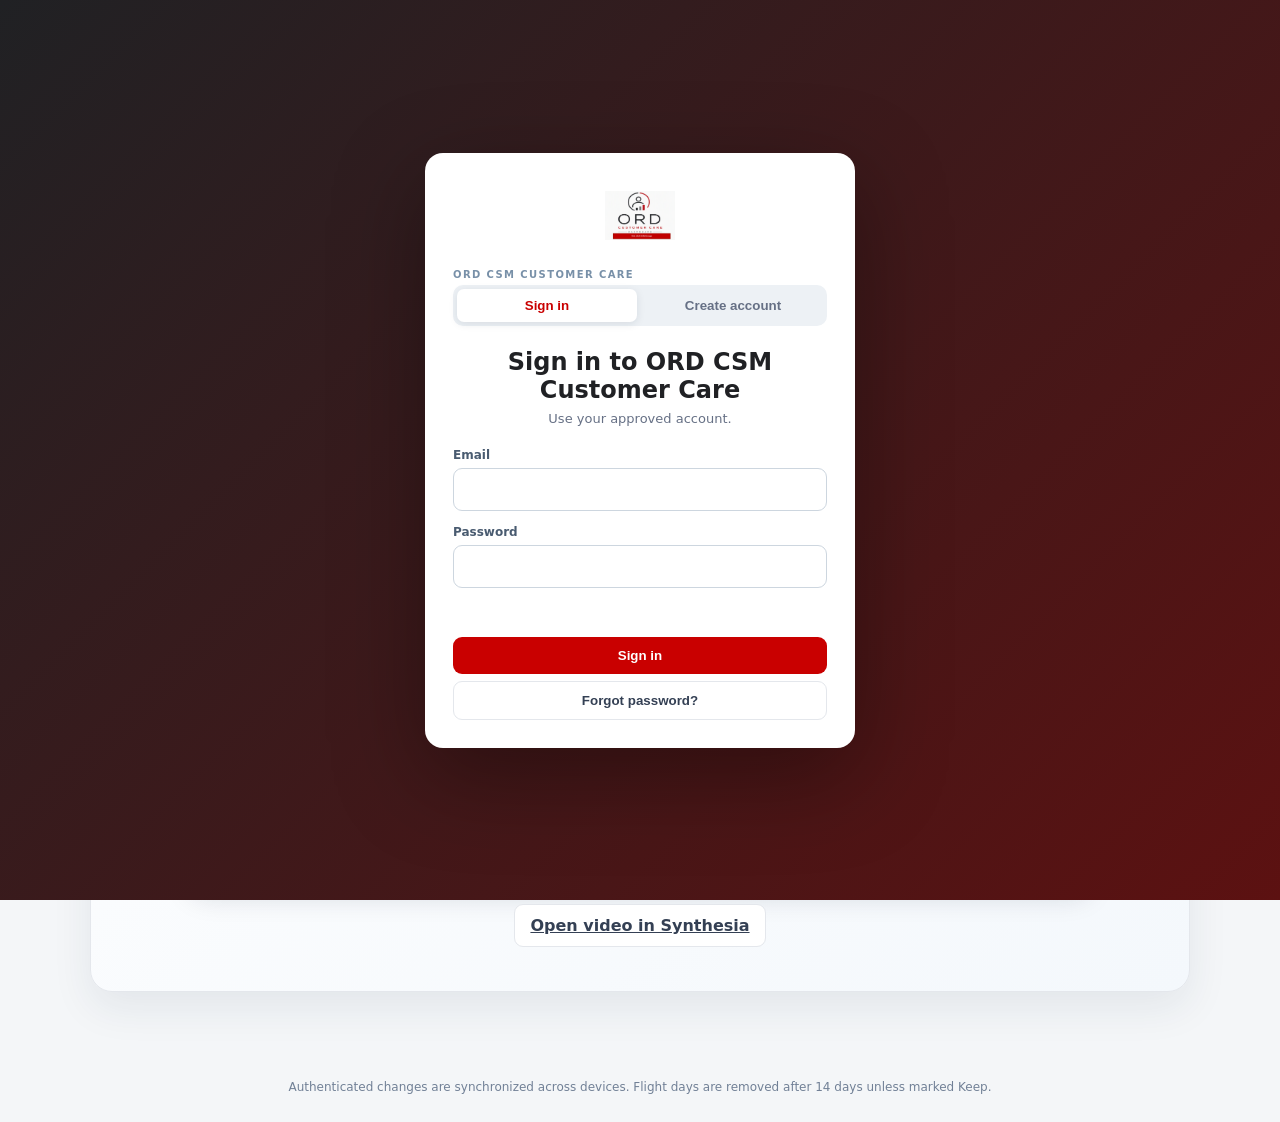
<file: index.html>
<!doctype html>
<html lang="en">
<head>
  <meta charset="utf-8">
  <meta name="viewport" content="width=device-width,initial-scale=1">
  <meta name="description" content="Client-side ORD door opening and late door closing tracker">
  <title>ORD CSM Customer Care</title>
  <link rel="icon" href="assets/logo.png">
  <link rel="stylesheet" href="css/styles.css">
  <link rel="stylesheet" href="css/workspace.css">
  <link rel="stylesheet" href="css/cloud.css">
  <link rel="stylesheet" href="css/integrated.css">
  <link rel="stylesheet" href="css/surprise-delight.css">
</head>
<body>
  <header class="site-header">
    <div class="brand-wrap"><img src="assets/logo.png" alt="American Airlines" class="logo"><div><h1>ORD CSM Customer Care</h1><p>Operations &amp; Employee Management</p></div></div>
    <div class="header-controls">
      <label class="area-picker"><span>Workspace</span><select id="areaSelect"><option value="main">Main Dashboard</option><option value="flights">Door Intelligence</option><option value="employees">Employee Management</option><option value="surprise">Surprise &amp; Delight</option></select></label>
      <span class="sync-status" id="syncStatus">Connecting…</span>
      <button class="btn ghost" id="syncBtn" type="button">Refresh</button>
      <button class="btn ghost" id="signOutBtn" type="button">Sign out</button>
    </div>
  </header>
  <div class="ribbon" id="sectionRibbon">OPERATIONS OVERVIEW</div>
  <input id="reportFile" type="file" accept=".csv,.xlsx,.xls" hidden>

  <main class="container">
    <nav class="tabs" id="sectionTabs" aria-label="Workspace sections">
      <button class="tab active" data-view="welcome">Welcome</button><button class="tab" data-view="mainDashboard">Combined Summary</button>
    </nav>
    <section id="welcome" class="view active"></section>
    <section id="mainDashboard" class="view"></section>
    <section id="dashboard" class="view"></section>
    <section id="calendar" class="view"></section>
    <section id="flightWorkspace" class="view"></section>
    <section id="gatePerformance" class="view"></section>
    <section id="doorMisses" class="view"></section>
    <section id="employeeSummary" class="view"></section>
    <section id="employees" class="view"></section>
    <section id="groups" class="view"></section>
    <section id="sdOverview" class="view"></section>
    <section id="sdTravelers" class="view"></section>
    <section id="sdMissed" class="view"></section>
    <section id="sdUpload" class="view"></section>
  </main>

  <div class="modal" id="uploadModal" aria-hidden="true"><div class="modal-card small"><div class="modal-head"><div><span class="eyebrow">IMPORT REPORT</span><h2>Choose report date</h2></div><button class="icon-btn" data-close="uploadModal">×</button></div><form id="uploadForm" class="modal-body"><div class="field"><label for="reportDate">Flight date</label><input id="reportDate" type="date" required></div><p class="hint">The report is stored under this calendar day and automatically removed after 14 days unless you mark it Keep.</p><div class="form-actions"><button type="button" class="btn light" data-close="uploadModal">Cancel</button><button class="btn primary">Import report</button></div></form></div></div>

  <div class="modal" id="recordModal" aria-hidden="true"><div class="modal-card"><div class="modal-head"><div><span class="eyebrow">FLIGHT RECORD</span><h2 id="recordTitle">Edit flight</h2></div><button class="icon-btn" data-close="recordModal">×</button></div><form id="recordForm" class="modal-body form-grid">
    <input id="recordId" type="hidden">
    <div class="field"><label>Date *</label><input id="recordDate" type="date" required></div>
    <div class="field agent-field"><label>Agent *</label><input id="agentSearch" autocomplete="off" placeholder="Search name, email, or employee ID" required><div id="agentResults" class="agent-results"></div><input id="agentId" type="hidden"></div>
    <div class="field"><label>CSM *</label><input id="recordCsm" readonly required></div>
    <div class="field"><label>Shift *</label><select id="recordShift" required><option value="">Select shift</option><option>AM 0400-1300</option><option>PM 1300-0000</option></select></div>
    <div class="field"><label>Flight</label><input id="recordFlight"></div>
    <div class="field"><label>Gate *</label><input id="recordGate" required></div>
    <div class="field"><label for="recordArrival">Arrival time</label><input id="recordArrival" placeholder="Example: 14:35"><small class="hint">Missing from the upload? Enter it here.</small></div>
    <div class="field"><label>Equipment</label><input id="recordEquip" placeholder="Example: 738R or 7878"></div>
    <div class="field"><label>Flight status</label><input id="recordStatus"></div>
    <div class="field"><label>Door Opening (Mins.) *</label><input id="recordDuration" placeholder="Example: 02:15" required></div>
    <div class="field"><label>Calculated result</label><input id="recordResult" readonly></div>
    <div class="field full"><label>Reason metric not met</label><textarea id="recordReason" rows="3"></textarea></div>
    <div class="field full"><label>Corrective action</label><textarea id="recordAction" rows="3"></textarea></div>
    <div class="field full"><label>Follow-up details</label><textarea id="recordFollowUp" rows="3"></textarea></div>
    <div class="field full"><label>Pre-positioning notes</label><textarea id="recordPositioning" rows="3"></textarea></div>
    <div class="form-actions full"><button type="button" class="btn light" data-close="recordModal">Cancel</button><button class="btn primary">Save record</button></div>
  </form></div></div>

  <div class="modal" id="employeeModal" aria-hidden="true"><div class="modal-card"><div class="modal-head"><div><span class="eyebrow">EMPLOYEE PROFILE</span><h2 id="employeeTitle">Edit employee</h2></div><button class="icon-btn" data-close="employeeModal">×</button></div><form id="employeeForm" class="modal-body form-grid">
    <input id="employeeOriginalId" type="hidden">
    <div class="field"><label>First name *</label><input id="employeeFirst" required></div>
    <div class="field"><label>Last name *</label><input id="employeeLast" required></div>
    <div class="field"><label>Employee ID *</label><input id="employeeId" required></div>
    <div class="field"><label>Email</label><input id="employeeEmail" type="email"></div>
    <div class="field"><label>CSM *</label><input id="employeeCsm" list="csmDirectory" required><datalist id="csmDirectory"></datalist></div>
    <div class="field"><label>CSC Qualified</label><select id="employeeCsc"><option value="">Not listed</option><option>Yes</option><option>No</option></select></div>
    <div class="field"><label>Ante/Post</label><select id="employeeAnte"><option value="">Not listed</option><option>Ante</option><option>Post</option></select></div>
    <div class="field"><label>Anniversary</label><input id="employeeAnniversary" type="date"></div>
    <div class="field full"><label>Notes</label><textarea id="employeeNotes" rows="4"></textarea></div>
    <div class="field"><label for="employeeNewHire">New Hire</label><select id="employeeNewHire"><option>No</option><option>Yes</option></select></div>
    <div class="field" id="probationExpiryField" hidden><label for="employeeProbationExpiry">Probation Expiry</label><input id="employeeProbationExpiry" type="date"></div>
    <fieldset class="full uniform-section"><legend>Uniform Conversation Tracker</legend><p class="hint">Save changes with the employee profile. Leave unused fields blank.</p><div class="form-grid">
      <div class="field"><label for="uniformType">Uniform Conversation Type</label><select id="uniformType"><option value="">Select type</option><option>Appearance</option><option>Missing Item</option><option>Incorrect Uniform</option><option>Grooming</option><option>Other</option></select></div>
      <div class="field"><label for="uniformWorkArea">Work Area</label><select id="uniformWorkArea"><option value="">Select work area</option><option>Lobby</option><option>T5</option><option>Gates</option></select></div>
      <div class="field"><label for="uniformVerbalIssued">Verbal Issued</label><select id="uniformVerbalIssued"><option value="">Not listed</option><option>Yes</option><option>No</option></select></div>
      <div class="field"><label for="uniformVerbalDate">Verbal Date</label><input id="uniformVerbalDate" type="date"></div>
      <div class="field"><label for="uniformDocumentedIssued">Documented Issued</label><select id="uniformDocumentedIssued"><option value="">Not listed</option><option>Yes</option><option>No</option></select></div>
      <div class="field"><label for="uniformDocumentedDate">Documented Date</label><input id="uniformDocumentedDate" type="date"></div>
      <div class="field"><label for="uniformEcrNumber">ECR #</label><select id="uniformEcrNumber"><option value="">Select ECR #</option><option>1</option><option>2</option><option>3</option><option>4</option><option>5</option><option>6</option><option>7</option><option>8</option><option>9</option></select></div>
      <div class="field"><label for="uniformEcrDate">ECR Date Issued</label><input id="uniformEcrDate" type="date"></div>
      <div class="field"><label for="uniformFollowUpDate">Follow-Up Date</label><input id="uniformFollowUpDate" type="date"></div>
      <div class="field"><label for="uniformStatus">Status</label><select id="uniformStatus"><option value="">Select status</option><option>Open</option><option>Pending Follow-Up</option><option>Resolved</option></select></div>
      <div class="field full"><label for="uniformNotes">Notes</label><textarea id="uniformNotes" rows="4"></textarea></div>
    </div></fieldset>
    <fieldset class="full uniform-section"><legend>Door Miss Tracker</legend><div class="field"><label for="employeeDoorMissCount">Recorded door misses</label><select id="employeeDoorMissCount"><option value="">No count recorded</option><option>1</option><option>2</option><option>3</option><option>4</option><option>5</option><option>6</option><option>7</option><option>8</option><option>9</option><option>10</option></select><p class="hint">Manually selected, like the ECR counter. Two or more flags a repeat issue. NB threshold: 02:30; 777/787 WB threshold: 03:30. Flight uploads do not change this counter.</p></div></fieldset>
    <div class="form-actions full"><button type="button" class="btn danger" id="deleteEmployeeBtn">Delete</button><button type="button" class="btn light" data-close="employeeModal">Cancel</button><button class="btn primary">Save employee</button></div>
  </form></div></div>

  <div class="toast" id="toast" role="status"></div>
  <div class="auth-gate show" id="authGate">
    <div class="auth-card">
      <img src="assets/logo.png" alt="American Airlines">
      <span class="eyebrow">ORD CSM CUSTOMER CARE</span>
      <div class="auth-modes"><button class="auth-mode active" id="loginModeBtn" type="button">Sign in</button><button class="auth-mode" id="signupModeBtn" type="button">Create account</button></div>
      <form id="loginForm">
        <h2>Sign in to ORD CSM Customer Care</h2>
        <p>Use your approved account.</p>
        <div class="field"><label>Email</label><input id="loginEmail" type="email" autocomplete="username" required></div>
        <div class="field"><label>Password</label><input id="loginPassword" type="password" autocomplete="current-password" required></div>
        <div class="auth-error" id="loginError"></div>
        <button class="btn primary" type="submit">Sign in</button>
        <button class="btn light" id="forgotPasswordBtn" type="button">Forgot password?</button>
      </form>
      <form id="forgotPasswordForm" hidden>
        <h2>Reset your password</h2>
        <p>Enter the email you use to sign in.</p>
        <div class="field"><label for="resetEmail">Email</label><input id="resetEmail" type="email" autocomplete="email" required></div>
        <div class="auth-error" id="resetError" role="alert"></div>
        <div class="auth-success" id="resetSuccess" role="status"></div>
        <button class="btn primary" type="submit">Send reset link</button>
        <button class="btn light" id="resetBackBtn" type="button">Back to sign in</button>
      </form>
      <form id="newPasswordForm" hidden>
        <h2>Choose a new password</h2>
        <div class="field"><label for="newPassword">New password</label><input id="newPassword" type="password" autocomplete="new-password" minlength="8" required></div>
        <div class="field"><label for="newPasswordConfirm">Confirm new password</label><input id="newPasswordConfirm" type="password" autocomplete="new-password" minlength="8" required></div>
        <div class="auth-error" id="newPasswordError" role="alert"></div>
        <button class="btn primary" type="submit">Update password</button>
        <button class="btn light" id="cancelRecoveryBtn" type="button">Back to sign in</button>
      </form>
      <form id="signupForm" hidden>
        <h2>Create your account</h2>
        <p>Registration requires a verified <b>@aa.com</b> email address.</p>
        <div class="field"><label>American Airlines email</label><input id="signupEmail" type="email" autocomplete="email" placeholder="name@aa.com" required></div>
        <div class="field"><label>Password</label><input id="signupPassword" type="password" autocomplete="new-password" minlength="8" required></div>
        <div class="field"><label>Confirm password</label><input id="signupConfirm" type="password" autocomplete="new-password" minlength="8" required></div>
        <div class="auth-error" id="signupError"></div>
        <div class="auth-success" id="signupSuccess"></div>
        <button class="btn primary" type="submit">Create account</button>
      </form>
    </div>
  </div>
  <footer>Authenticated changes are synchronized across devices. Flight days are removed after 14 days unless marked Keep.</footer>
  <script src="vendor/papaparse.min.js"></script>
  <script src="vendor/xlsx.full.min.js"></script>
  <script src="js/cloud.js"></script>
  <script src="js/employee-enhancements.js"></script>
  <script src="js/door-performance.js"></script>
  <script src="js/surprise-delight.js"></script>
  <script src="js/app.js"></script>
</body>
</html>
</file>
<file: css/styles.css>
:root{--navy:#071d35;--blue:#194f80;--red:#c8102e;--gold:#f2a900;--ink:#17263a;--muted:#66758a;--line:#dce3ea;--bg:#f3f5f7;--soft:#f8fafc;--green:#147a4b;--shadow:0 10px 30px rgba(15,35,58,.09)}*{box-sizing:border-box}body{margin:0;background:var(--bg);color:var(--ink);font-family:Inter,ui-sans-serif,system-ui,-apple-system,"Segoe UI",Arial,sans-serif}.topbar{background:linear-gradient(118deg,#07192e,#123d64);color:white;display:flex;align-items:center;justify-content:space-between;padding:24px max(22px,calc((100vw - 1420px)/2));gap:20px}.brand{display:flex;gap:16px;align-items:center}.brand img{width:64px;height:64px;object-fit:contain;background:white;border-radius:12px;padding:6px}.brand h1,.brand p{margin:0}.brand h1{font-size:clamp(1.6rem,3vw,2.5rem);letter-spacing:-.035em}.brand p{color:#bfd0df;margin-top:4px}.eyebrow{font-size:10px;letter-spacing:.14em;font-weight:900;color:#7890a8;display:block;margin-bottom:5px}.topbar .eyebrow{color:#8ec5ec}.header-actions,.form-actions{display:flex;gap:9px;flex-wrap:wrap}.btn{border:0;border-radius:9px;padding:11px 15px;font-weight:850;cursor:pointer}.btn.primary{background:var(--gold);color:#152238}.btn.secondary{background:var(--navy);color:white}.btn.light{background:white;color:#344054;border:1px solid var(--line)}.btn.danger{background:#fff0f1;color:#9f172b}.file-btn{display:inline-block}.shell{max-width:1420px;margin:auto;padding:20px}.tabs{display:flex;gap:7px;flex-wrap:wrap;margin-bottom:16px}.tab{border:1px solid var(--line);background:white;color:var(--muted);border-radius:9px;padding:10px 15px;font-weight:850;cursor:pointer}.tab.active{background:var(--red);border-color:var(--red);color:white}.view{display:none}.view.active{display:block}.grid{display:grid;gap:14px}.metrics{grid-template-columns:repeat(4,1fr);margin-bottom:16px}.metric,.card{background:white;border:1px solid var(--line);border-radius:14px;box-shadow:var(--shadow)}.metric{padding:18px}.metric span{color:var(--muted);font-size:11px;text-transform:uppercase;font-weight:850}.metric strong{display:block;font-size:30px;margin-top:2px}.card{padding:18px;margin-bottom:16px}.card-head{display:flex;align-items:center;justify-content:space-between;gap:15px;margin-bottom:14px}.card h2,.card p{margin:0}.card p{color:var(--muted);font-size:13px;margin-top:4px}.table-wrap{overflow:auto}.table{width:100%;border-collapse:collapse}.table th,.table td{text-align:left;padding:11px 12px;border-bottom:1px solid #e8edf2;white-space:nowrap;font-size:13px}.table th{font-size:10px;letter-spacing:.06em;text-transform:uppercase;color:#718096;background:#f8fafc}.pill{display:inline-block;padding:5px 9px;border-radius:99px;font-size:11px;font-weight:900;background:#edf1f5}.pill.yes{background:#def5e9;color:#12603b}.pill.no{background:#ffe4e6;color:#9f172b}.pill.info{background:#e6f1fb;color:#14517f}.empty{text-align:center;padding:55px 18px;border:1px dashed #cbd5df;border-radius:12px;color:var(--muted)}.calendar-layout{display:grid;grid-template-columns:minmax(0,1fr) 360px;gap:16px}.calendar-card{padding:22px}.calendar-head{display:flex;justify-content:space-between;align-items:center;margin-bottom:18px}.calendar-title{text-transform:uppercase;letter-spacing:.22em;font-size:20px;font-weight:800}.calendar-controls{display:flex;gap:6px}.calendar-controls button{border:1px solid var(--line);background:white;border-radius:7px;padding:7px 10px;cursor:pointer}.weekdays,.calendar-grid{display:grid;grid-template-columns:repeat(7,1fr)}.weekdays div{text-align:center;text-transform:uppercase;font-size:9px;font-weight:900;color:#7c8796;padding:8px}.day{min-height:94px;border-top:1px solid var(--line);border-left:1px solid var(--line);padding:7px;background:white;cursor:pointer}.day:nth-child(7n){border-right:1px solid var(--line)}.day:nth-last-child(-n+7){border-bottom:1px solid var(--line)}.day.muted{color:#bbc3cc;background:#fafbfc}.day.today .day-num{background:var(--red);color:white}.day.selected{outline:3px solid #3c6dd8;outline-offset:-3px}.day-num{width:25px;height:25px;display:grid;place-items:center;border-radius:50%;font-size:11px}.day-event{margin-top:7px;background:#e7f1fa;color:#14517f;border-radius:5px;padding:5px;font-size:10px;font-weight:850}.day-event.late{background:#ffe4e6;color:#9f172b}.day-panel h3{margin:0}.day-panel .date-label{color:var(--muted);font-size:12px;margin:4px 0 15px}.day-panel .summary-item{padding:11px 0;border-bottom:1px solid var(--line)}.day-panel .summary-item b{display:block}.day-panel .summary-item span{font-size:12px;color:var(--muted)}.filters{display:flex;gap:9px;flex-wrap:wrap;margin-bottom:13px}.search{flex:1;min-width:230px}.search input,.field input,.field select,.field textarea,.filters select{width:100%;border:1px solid #cdd6df;border-radius:9px;padding:11px 12px;background:white;font:inherit}.employee-row{display:grid;grid-template-columns:1.5fr .8fr .8fr;gap:14px;padding:13px;border:1px solid var(--line);border-radius:11px;margin-top:9px}.employee-name{font-weight:900}.hint{font-size:12px;color:var(--muted);line-height:1.5}.modal{position:fixed;inset:0;background:rgba(4,16,28,.58);display:none;align-items:center;justify-content:center;padding:18px;z-index:40}.modal.show{display:flex}.modal-card{width:min(880px,100%);max-height:94vh;overflow:auto;background:white;border-radius:16px;box-shadow:0 24px 80px rgba(0,0,0,.3)}.modal-card.small{width:min(480px,100%)}.modal-head{position:sticky;top:0;z-index:3;background:white;display:flex;justify-content:space-between;align-items:center;border-bottom:1px solid var(--line);padding:17px 20px}.modal-head h2{margin:0}.icon-btn{border:0;background:#eef1f4;border-radius:8px;font-size:22px;padding:4px 10px;cursor:pointer}.modal-body{padding:20px}.form-grid{display:grid;grid-template-columns:1fr 1fr;gap:14px}.field label{display:block;font-size:12px;font-weight:850;color:#495b70;margin-bottom:6px}.field textarea{resize:vertical}.full{grid-column:1/-1}.form-actions{justify-content:flex-end}.agent-field{position:relative}.agent-results{position:absolute;top:68px;left:0;right:0;background:white;border:1px solid var(--line);box-shadow:var(--shadow);border-radius:9px;z-index:8;max-height:230px;overflow:auto;display:none}.agent-results.show{display:block}.agent-option{padding:10px 12px;border-bottom:1px solid var(--line);cursor:pointer}.agent-option:hover{background:#f1f6fa}.agent-option b{display:block}.agent-option small{color:var(--muted)}.toast{position:fixed;right:18px;bottom:18px;background:var(--navy);color:white;border-radius:9px;padding:12px 15px;opacity:0;transform:translateY(8px);transition:.2s;z-index:90;pointer-events:none}.toast.show{opacity:1;transform:none}footer{text-align:center;color:#718096;font-size:12px;padding:10px 20px 28px}@media(max-width:900px){.metrics{grid-template-columns:1fr 1fr}.calendar-layout{grid-template-columns:1fr}.topbar{align-items:flex-start;flex-direction:column}.day{min-height:72px}.calendar-title{font-size:16px}}@media(max-width:600px){.shell{padding:11px}.form-grid,.employee-row{grid-template-columns:1fr}.full{grid-column:auto}.day{min-height:55px;padding:3px}.day-event{font-size:0;padding:3px;height:7px}.metrics{gap:8px}.metric{padding:13px}.metric strong{font-size:23px}.brand img{width:50px;height:50px}}
</file>
<file: css/workspace.css>
.employee-row{grid-template-columns:1.5fr .8fr .8fr auto;align-items:center}
.workspace-head{display:flex;align-items:end;justify-content:space-between;gap:15px;margin:4px 2px 16px}
.workspace-head h2,.workspace-head p{margin:0}
.workspace-head p{color:var(--muted);font-size:13px;margin-top:4px}
.subtabs{display:flex;gap:8px;margin-bottom:12px}
.subtab{border:1px solid var(--line);background:#fff;border-radius:10px;padding:11px 15px;font-weight:850;color:var(--muted);cursor:pointer}
.subtab span{display:inline-grid;place-items:center;min-width:22px;height:22px;margin-left:6px;border-radius:99px;background:#edf1f5;font-size:11px}
.subtab.active{background:var(--navy);color:#fff;border-color:var(--navy)}
.subtab.active span{background:#ffffff24}
@media(max-width:600px){.employee-row{grid-template-columns:1fr}.workspace-head{align-items:flex-start;flex-direction:column}.subtabs{overflow:auto}}
</file>
<file: css/cloud.css>
.sync-status{align-self:center;font-size:12px;font-weight:800;color:#c7d6e4;min-width:76px;text-align:center}
.sync-status.error{color:#ffb7bf}.sync-status.saved{color:#9fe2bd}
.auth-gate{position:fixed;inset:0;z-index:200;background:linear-gradient(135deg,#06182d,#174d7b);display:none;align-items:center;justify-content:center;padding:20px}
.auth-gate.show{display:flex}.auth-card{width:min(430px,100%);background:#fff;border-radius:18px;padding:28px;box-shadow:0 28px 90px rgba(0,0,0,.35)}
.auth-card img{display:block;width:70px;height:70px;object-fit:contain;margin:0 auto 18px}.auth-card h2,.auth-card p{text-align:center;margin:0}.auth-card p{color:var(--muted);font-size:13px;margin:7px 0 22px}.auth-card .field{margin-bottom:14px}.auth-card .btn{width:100%;margin-top:7px}.auth-error{min-height:20px;color:#a7192d;font-size:12px;margin:3px 0 8px}
.auth-modes{display:grid;grid-template-columns:1fr 1fr;gap:6px;background:#edf1f5;border-radius:10px;padding:4px;margin:0 0 22px}.auth-mode{border:0;background:transparent;color:var(--muted);border-radius:7px;padding:9px;font-weight:850;cursor:pointer}.auth-mode.active{background:#fff;color:var(--navy);box-shadow:0 2px 8px rgba(15,35,58,.1)}.auth-success{min-height:20px;color:var(--green);font-size:12px;margin:3px 0 8px;line-height:1.45}
@media(max-width:900px){.header-actions{width:100%}.sync-status{order:5;width:100%;text-align:left}}
</file>
<file: css/integrated.css>
:root{--red:#c90000;--red-dark:#a90000;--ink:#202124;--muted:#667085;--line:#e4e7ec;--bg:#f4f6f8;--white:#fff;--soft:#f9fafb;--green:#16794a;--amber:#9a4d00;--shadow:0 8px 28px rgba(16,24,40,.08);--navy:#202124;--gold:#c90000}
html{scroll-behavior:smooth}
.report-drop{display:grid;gap:.4rem;place-items:center;width:100%;margin:0 0 1rem;padding:1.25rem;border:2px dashed #98aabd;border-radius:12px;background:#f8fafc;color:#20374c;font:inherit;cursor:pointer}
.report-drop span{font-size:.88rem;color:#536578}.report-drop:hover,.report-drop.drag-over,.report-drop:focus-visible{background:#e8f2fc;border-color:#376489}.report-drop:focus-visible{outline:2px solid #376489;outline-offset:3px}
[hidden]{display:none!important}.uniform-section{min-width:0;border:1px solid var(--line);border-radius:12px;padding:16px;margin:8px 0}.uniform-section legend{padding:0 8px;font-weight:850;font-size:18px}.uniform-section>p{margin:0 0 14px}
body{background:var(--bg);color:var(--ink)}
.site-header{background:#fff;display:flex;align-items:center;justify-content:space-between;gap:20px;padding:15px max(22px,calc((100vw - 1250px)/2));border-bottom:1px solid var(--line)}
.brand-wrap{display:flex;align-items:center;gap:15px}.logo{width:70px;height:70px;object-fit:contain}.brand-wrap h1{margin:0;font-size:23px}.brand-wrap p{margin:3px 0 0;color:var(--muted);font-size:13px}
.header-controls{display:flex;align-items:center;justify-content:flex-end;gap:9px;flex-wrap:wrap}.area-picker{display:flex;align-items:center;gap:9px}.area-picker span{font-size:10px;color:var(--muted);font-weight:900;letter-spacing:.07em;text-transform:uppercase}.area-picker select{min-width:205px;padding:10px 34px 10px 12px;border:1px solid #d0d5dd;border-radius:10px;background:#fff;font:inherit;font-weight:800;color:var(--ink)}
.ribbon{background:var(--red);color:#fff;text-align:center;padding:10px;font-weight:800;letter-spacing:.05em}.container{max-width:1250px;margin:auto;padding:20px 18px 50px}
.tabs{display:flex;gap:8px;flex-wrap:wrap;margin-bottom:16px}.tab{border:1px solid var(--line);background:#fff;color:var(--muted);padding:10px 15px;border-radius:10px;font-weight:800;cursor:pointer}.tab.active{background:var(--red);border-color:var(--red);color:#fff}
.metric,.card{border-color:var(--line);box-shadow:var(--shadow)}.metric{border-radius:14px}.metric span{color:#98a2b3}.metric strong{font-weight:900}.btn{font-weight:800}.btn.primary{background:var(--red);color:#fff}.btn.primary:hover{background:var(--red-dark)}.btn.secondary{background:var(--ink);color:#fff}.btn.light,.btn.ghost{background:#fff;color:#344054;border:1px solid var(--line)}
.sync-status{color:var(--muted);min-width:auto}.sync-status.error{color:#a90000}.sync-status.saved{color:var(--green)}
.section-heading{display:flex;align-items:flex-end;justify-content:space-between;gap:18px;margin:2px 2px 16px}.section-heading h2{margin:0;font-size:25px}.section-heading p{margin:4px 0 0;color:var(--muted);font-size:13px}.section-actions{display:flex;gap:8px;flex-wrap:wrap}
.summary-grid{grid-template-columns:1.15fr .85fr}.section-title{margin:0 0 4px;font-size:20px}.section-subtitle{margin:0;color:var(--muted);font-size:13px}.bar-row{display:grid;grid-template-columns:150px 1fr 45px;gap:10px;align-items:center;margin:10px 0}.bar-row b{white-space:nowrap;overflow:hidden;text-overflow:ellipsis}.bar{height:10px;background:#eef0f2;border-radius:99px;overflow:hidden}.bar i{display:block;height:100%;background:var(--red);border-radius:99px}.pills{display:flex;gap:7px;flex-wrap:wrap}.pill.good{background:#e8f6ef;color:var(--green)}.pill.warn{background:#fff7ed;color:var(--amber)}
.quick-list{display:grid;gap:9px;margin-top:15px}.quick-row{display:flex;align-items:center;justify-content:space-between;gap:14px;padding:12px 13px;border:1px solid var(--line);background:var(--soft);border-radius:11px}.quick-row b{display:block}.quick-row span{color:var(--muted);font-size:12px}.quick-row strong{font-size:20px}
.row-actions,.day-actions{display:flex;align-items:center;gap:7px;flex-wrap:wrap}.row-actions .btn{padding:7px 10px;font-size:12px}.day-actions{margin-top:15px}.day-event.keep{background:#e8f6ef;color:var(--green)}
.group-grid{grid-template-columns:repeat(3,1fr)}.group-card{background:#fff;border:1px solid var(--line);border-radius:14px;padding:16px}.group-card h3{margin:0 0 3px}.group-count{font-size:28px;font-weight:900}.employee-row{grid-template-columns:1.7fr .8fr .9fr auto}.toolbar{display:flex;gap:10px;align-items:center;flex-wrap:wrap}.stats{display:flex;justify-content:space-between;color:var(--muted);font-size:13px;margin:12px 2px}.modebar{display:flex;gap:7px;flex-wrap:wrap;margin-top:12px}.mode{border:1px solid var(--line);background:#fff;color:var(--muted);padding:9px 13px;border-radius:9px;font-weight:800;cursor:pointer}.mode.active{background:var(--ink);border-color:var(--ink);color:#fff}
.calendar-title{color:var(--ink)}.day.selected{outline-color:var(--red)}.subtab.active{background:var(--ink);border-color:var(--ink)}
.auth-gate{background:linear-gradient(135deg,#202124,#5c1111)}.auth-mode.active{color:var(--red)}
@media(max-width:900px){.site-header{align-items:flex-start;flex-direction:column}.header-controls{justify-content:flex-start;width:100%}.summary-grid{grid-template-columns:1fr}.group-grid{grid-template-columns:repeat(2,1fr)}.section-heading{align-items:flex-start;flex-direction:column}.sync-status{order:0;width:auto;text-align:left}}
@media(max-width:600px){.container{padding-left:10px;padding-right:10px}.area-picker{width:100%;align-items:flex-start;flex-direction:column}.area-picker select{width:100%}.header-controls .btn{flex:1}.group-grid{grid-template-columns:1fr}.bar-row{grid-template-columns:105px 1fr 30px}.stats{align-items:flex-start;flex-direction:column}.section-actions{width:100%}.section-actions .btn,.section-actions label{flex:1;text-align:center}}


.welcome-panel{max-width:1100px;margin:12px auto 28px;padding:clamp(22px,4vw,44px);border:1px solid var(--line,#dbe3ef);border-radius:22px;background:linear-gradient(145deg,#fff 0%,#f4f8fc 100%);box-shadow:0 16px 40px rgba(20,45,80,.08)}
.welcome-copy{text-align:center;margin:0 auto 24px;max-width:700px}.welcome-copy h2{margin:8px 0 10px;font-size:clamp(1.8rem,4vw,2.6rem)}.welcome-copy p{margin:0;color:var(--muted,#617089);font-size:1.05rem}.welcome-video{width:min(100%,900px);margin:0 auto;aspect-ratio:16/9;overflow:hidden;border-radius:16px;background:#101827;box-shadow:0 10px 28px rgba(15,30,55,.15)}.welcome-video iframe{display:block;width:100%;height:100%;border:0}.welcome-link{display:flex;width:max-content;margin:18px auto 0}
</file>
<file: css/surprise-delight.css>
.sd-note{display:flex;align-items:flex-start;justify-content:space-between;gap:16px;border-top:1px solid var(--line);padding:16px 0}.sd-note h3{font-size:16px;margin:6px 0}.sd-note p{white-space:pre-wrap;overflow-wrap:anywhere}#sdSearch,#sdStatus{font-size:16px}#sdUpload .hint,#sdMissed .hint{font-size:14px}#sdUpload .report-drop:disabled{opacity:.65;cursor:progress}#sdOverview .card>button{margin-top:12px}
</file>
